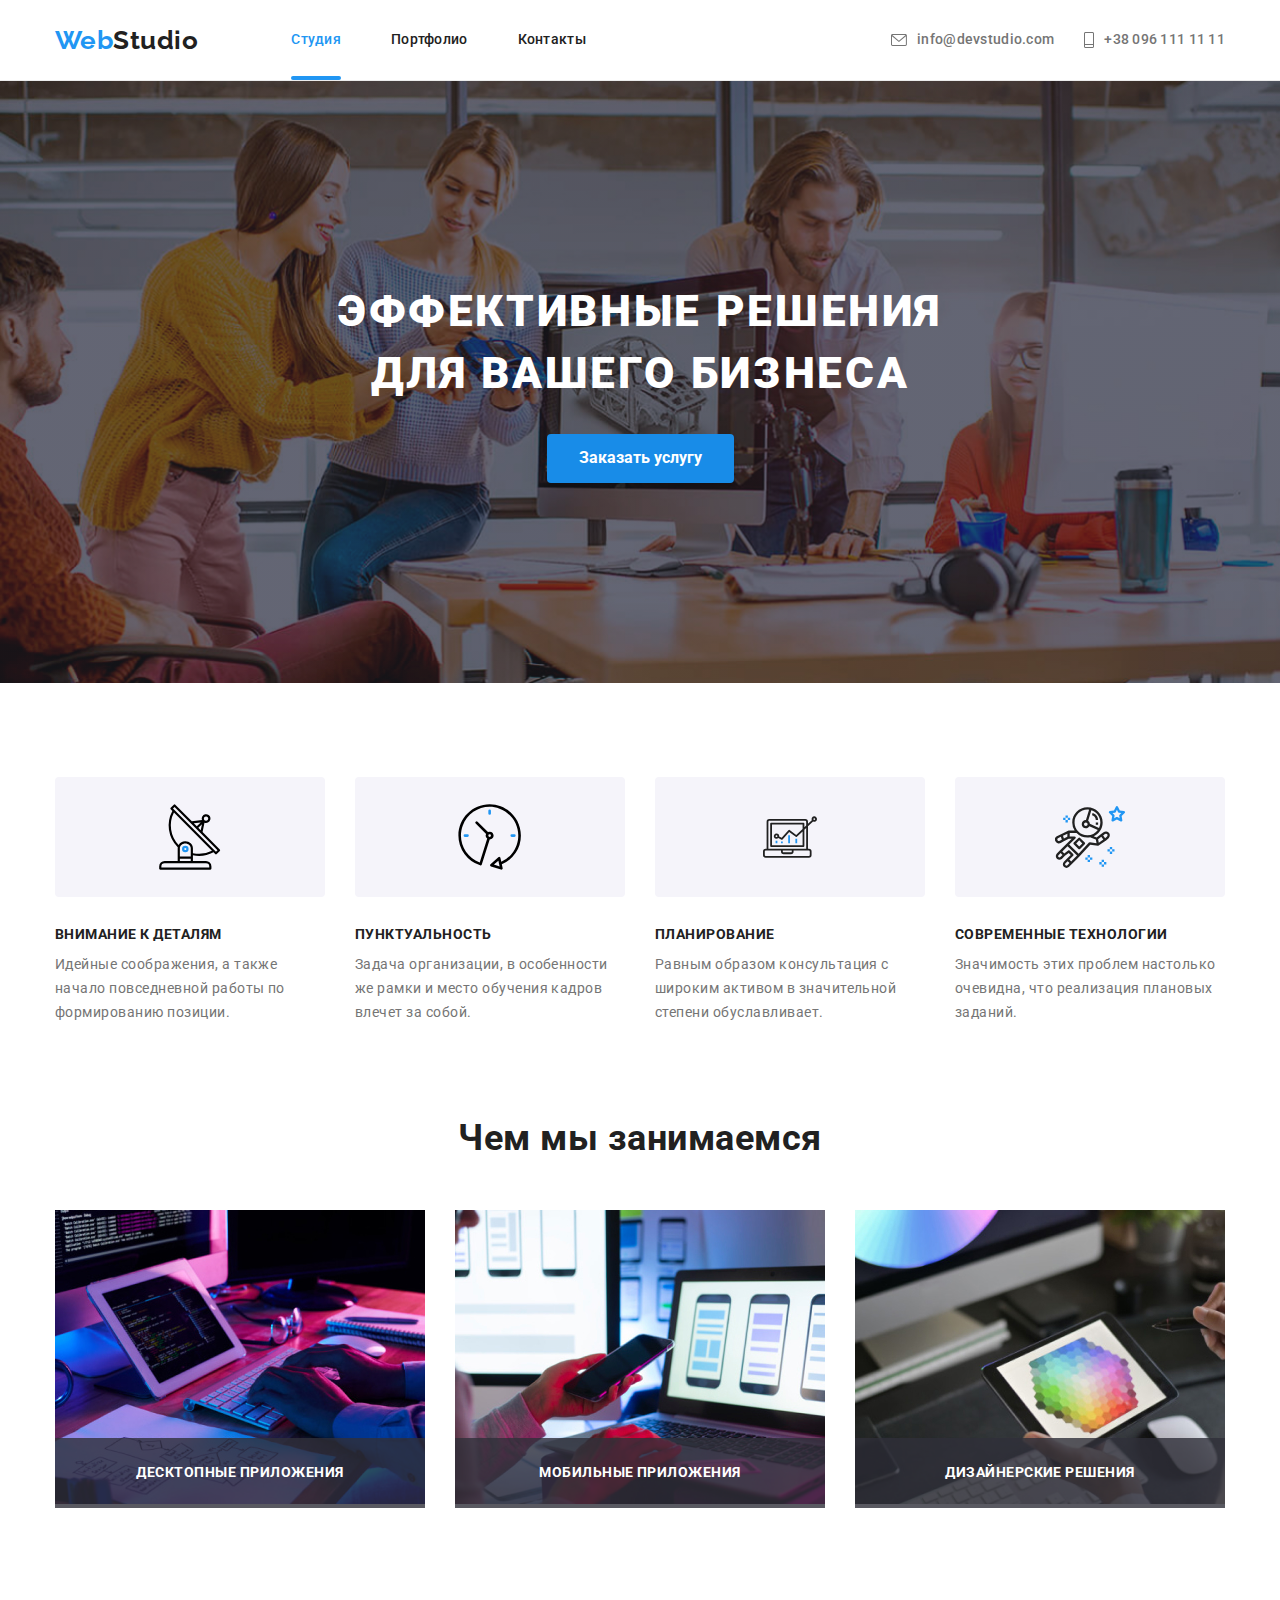
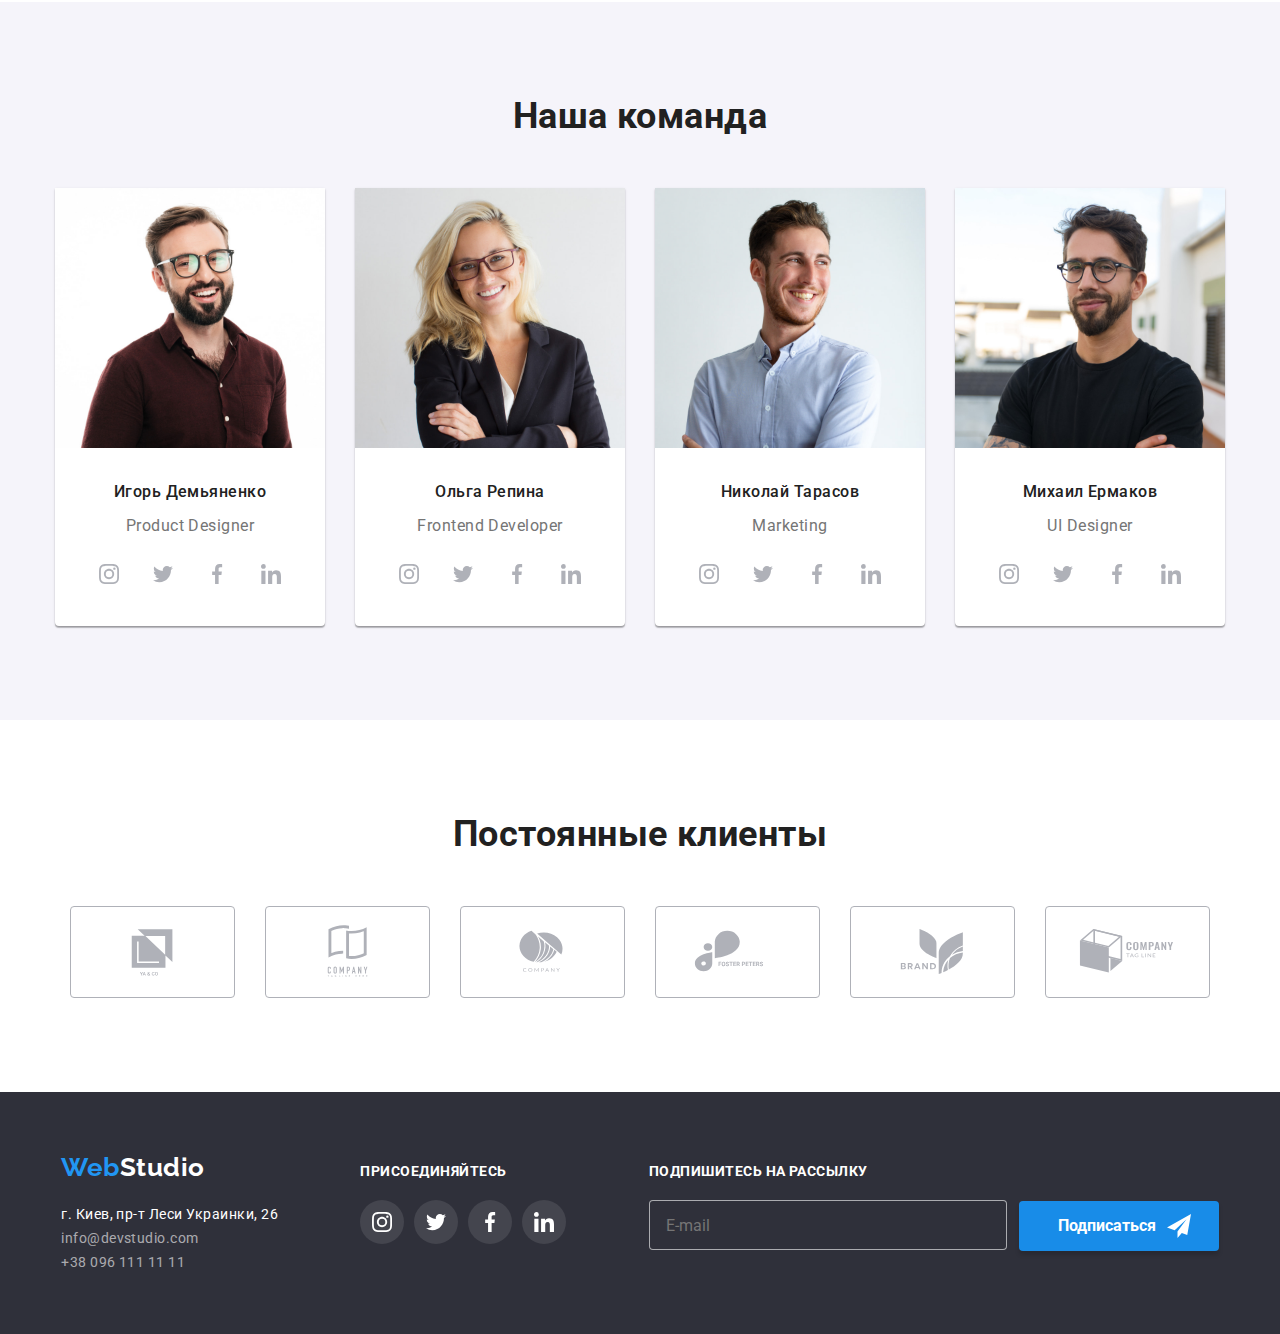
<file: index.html>
<!DOCTYPE html>
<html lang="ru">
  <head>
    <meta charset="UTF-8" />
    <meta http-equiv="X-UA-Compatible" content="IE=edge" />
    <meta name="viewport" content="width=device-width, initial-scale=1.0" />
    <title>WebStudio</title>
    <link rel="preconnect" href="https://fonts.googleapis.com" />
    <link rel="preconnect" href="https://fonts.gstatic.com" crossorigin />
    <link
      href="https://fonts.googleapis.com/css2?family=Montserrat&family=Raleway:wght@700&family=Roboto:wght@400;500;700;900&display=swap"
      rel="stylesheet"
    />
    <link
      rel="stylesheet"
      href="https://cdnjs.cloudflare.com/ajax/libs/modern-normalize/1.1.0/modern-normalize.min.css"
    />
    <link rel="stylesheet" href="./css/main.min.css" />
  </head>

  <body>
    <!--Header-->
    <header class="header">
      <div class="container header--container">
        <!--Navigation-->
        <nav class="site-nav">
          <a href="./index.html" class="logo header--logo"
            >Web<span class="logo--text">Studio</span></a
          >
          <ul class="site-nav--list list">
            <li class="site-nav--item">
              <a href="./index.html" class="site-nav--link link current"
                >Студия</a
              >
            </li>
            <li class="site-nav--item">
              <a href="./portfolio.html" class="site-nav--link link"
                >Портфолио</a
              >
            </li>
            <li class="site-nav--item">
              <a href="" class="site-nav--link link">Контакты</a>
            </li>
          </ul>
        </nav>
        <!--Contacts-->
        <ul class="contacts list">
          <li class="contacts--item contacts--item__mail">
            <a href="mailto:info@devstudio.com" class="contacts--link link">
              <svg class="contacts--icon" width="16px" height="12px">
                <use href="./images/symbol-defs.svg#icon-mail"></use></svg
              >info@devstudio.com</a
            >
          </li>
          <li class="contacts--item">
            <a href="tel:+380961111111" class="contacts--link link">
              <svg class="contacts--icon" width="10px" height="16px">
                <use href="./images/symbol-defs.svg#icon-phone"></use></svg
              >+38 096 111 11 11</a
            >
          </li>
        </ul>
        <!-- Button mobile menu  -->
        <button
          class="menu-toggle js-open-menu"
          aria-expanded="false"
          aria-controls="mobile-menu"
          aria-label="Переключатель мобильного меню"
        >
          <svg class="mobile-toggle__icon" width="40" height="40">
            <use
              class="mobile-toggle__icon-menu"
              href="./images/symbol-defs.svg#icon-menu_24px"
            ></use>
          </svg>
        </button>
        <!-- Mobile menu  -->
        <div class="menu-container js-menu-container" id="mobile-menu">
          <button class="menu-toggle js-close-menu">
            <svg class="mobile-toggle__icon" width="40" height="40">
              <use
                class="mobile-toggle__icon-close"
                href="./images/symbol-defs.svg#icon-close_24px"
              ></use>
            </svg>
          </button>
          <div class="mobile-menu">
            <ul class="mobile-nav list">
              <li class="mobile-nav__item">
                <a href="./index.html" class="mobile-nav__link mobile-nav__link--active link">Студия</a>
              </li>
              <li class="mobile-nav__item">
                <a href="./portfolio.html" class="mobile-nav__link link">Портфолио</a>
              </li>
              <li class="mobile-nav__item"><a href="" class="mobile-nav__link link">Контакты</a></li>
            </ul>
            <ul class="mobile-contacts list">
              <li class="mobile-contacts__item">
                <a class="mobile-contacts__link link" href="tel:+380961111111">+38 096 111 11 11</a>
              </li>
              <li class="mobile-contacts__item">
                <a class="mobile-contacts__link link" href="mailto:info@devstudio.com"
                  >info@devstudio.com</a
                >
              </li>
            </ul>
            <ul class="mobile-social list">
              <li class="mobile-social__item">
                <a href="" class="mobile-social__link">Instagram</a>
              </li>

              <li class="mobile-social__item">
                <a href="" class="mobile-social__link">Twitter</a>
              </li>

              <li class="mobile-social__item">
                <a href="" class="mobile-social__link">Facebook</a>
              </li>
              <li class="mobile-social__item">
                <a href="" class="mobile-social__link">Linkedin</a>
              </li>
            </ul>
          </div>
        </div>
      </div>
    </header>
    <main>
      <!--Hero-->
      <section class="hero hero-overlay">
        <div class="container">
          <h1 class="hero--title">Эффективные решения для вашего бизнеса</h1>
          <button data-modal-open type="button" class="hero--button button">
            Заказать услугу
          </button>
        </div>
      </section>
      <!--hide our advantages-->
      <section class="section">
        <div class="container">
          <h2 class="hiden">Our dvantages</h2>
          <ul class="list advantages">
            <li class="advantages--item">
              <div class="thumb">
                <svg class="advantages--icon" width="65.32px" height="70px">
                  <use href="images/symbol-defs.svg#icon-antenna"></use>
                </svg>
              </div>
              <h3 class="advantages--title">Внимание к деталям</h3>
              <p class="advantages--description">
                Идейные соображения, а также начало повседневной работы по
                формированию позиции.
              </p>
            </li>
            <li class="advantages--item">
              <div class="thumb">
                <svg class="advantages--icon" width="65.32px" height="70px">
                  <use href="images/symbol-defs.svg#icon-clock"></use>
                </svg>
              </div>
              <h3 class="advantages--title">Пунктуальность</h3>
              <p class="advantages--description">
                Задача организации, в особенности же рамки и место обучения
                кадров влечет за собой.
              </p>
            </li>
            <li class="advantages--item item-diagram">
              <div class="thumb">
                <svg class="advantages--icon" width="70px" height="54px">
                  <use href="images/symbol-defs.svg#icon-diagram"></use>
                </svg>
              </div>
              <h3 class="advantages--title">Планирование</h3>
              <p class="advantages--description">
                Равным образом консультация с широким активом в значительной
                степени обуславливает.
              </p>
            </li>
            <li class="advantages--item">
              <div class="thumb">
                <svg class="advantages--icon" width="70px" height="70px">
                  <use href="images/symbol-defs.svg#icon-astronaut"></use>
                </svg>
              </div>
              <h3 class="advantages--title">Современные технологии</h3>
              <p class="advantages--description">
                Значимость этих проблем настолько очевидна, что реализация
                плановых заданий.
              </p>
            </li>
          </ul>
        </div>
      </section>
      <!--What we doing-->
      <section class="section services">
        <div class="container">
          <h2 class="section--title">Чем мы занимаемся</h2>
          <ul class="list services-list">
            <li class="services-list--item">
              <img
                src="./images/img-min.jpg"
                alt="разработка"
                width="370"
                height="294"
              />
              <div class="services-image--label">Десктопные приложения</div>
            </li>
            <li class="services-list--item">
              <img
                src="./images/img-2-min.jpg"
                alt="стилизация"
                width="370"
                height="294"
              />
              <div class="services-image--label">Мобильные приложения</div>
            </li>
            <li class="services-list--item">
              <img
                src="./images/img-3-min.jpg"
                alt="дизайн"
                width="370"
                height="294"
              />
              <div class="services-image--label">Дизайнерские решения</div>
            </li>
          </ul>
        </div>
      </section>
      <!--Our team-->
      <section class="section our-team-section">
        <div class="container">
          <h2 class="section--title">Наша команда</h2>
          <ul class="list team">
            <li class="card">
              <img
                src="./images/img-4-min.jpg"
                alt="фото Игоря"
                width="270"
                height="260"
              />
              <div class="card--description">
                <h3 class="card--title">Игорь Демьяненко</h3>
                <p class="card--text">Product Designer</p>
                <ul class="social-media list">
                  <li class="social-media--item">
                    <a href="" class="link social-media--link">
                      <svg class="social-media--icon">
                        <use
                          href="./images/symbol-defs.svg#icon-instagram"
                        ></use>
                      </svg>
                    </a>
                  </li>
                  <li class="social-media--item">
                    <a href="" class="link social-media--link"
                      ><svg class="social-media--icon">
                        <use href="./images/symbol-defs.svg#icon-twitter"></use>
                      </svg>
                    </a>
                  </li>
                  <li class="social-media--item">
                    <a href="" class="link social-media--link"
                      ><svg class="social-media--icon">
                        <use
                          href="./images/symbol-defs.svg#icon-facebook"
                        ></use>
                      </svg>
                    </a>
                  </li>
                  <li class="social-media--item">
                    <a href="" class="link social-media--link"
                      ><svg class="social-media--icon">
                        <use
                          href="./images/symbol-defs.svg#icon-linkedin"
                        ></use>
                      </svg>
                    </a>
                  </li>
                </ul>
              </div>
            </li>
            <li class="card">
              <img
                src="./images/img-5-min.jpg"
                alt="фото Ольги"
                width="270"
                height="260"
              />
              <div class="card--description">
                <h3 class="card--title">Ольга Репина</h3>
                <p class="card--text">Frontend Developer</p>
                <ul class="social-media list">
                  <li class="social-media--item">
                    <a href="" class="link social-media--link">
                      <svg class="social-media--icon">
                        <use
                          href="./images/symbol-defs.svg#icon-instagram"
                        ></use>
                      </svg>
                    </a>
                  </li>
                  <li class="social-media--item">
                    <a href="" class="link social-media--link"
                      ><svg class="social-media--icon">
                        <use href="./images/symbol-defs.svg#icon-twitter"></use>
                      </svg>
                    </a>
                  </li>
                  <li class="social-media--item">
                    <a href="" class="link social-media--link"
                      ><svg class="social-media--icon">
                        <use
                          href="./images/symbol-defs.svg#icon-facebook"
                        ></use>
                      </svg>
                    </a>
                  </li>
                  <li class="social-media--item">
                    <a href="" class="link social-media--link"
                      ><svg class="social-media--icon">
                        <use
                          href="./images/symbol-defs.svg#icon-linkedin"
                        ></use>
                      </svg>
                    </a>
                  </li>
                </ul>
              </div>
            </li>
            <li class="card">
              <img
                src="./images/img-6-min.jpg"
                alt="фото Николая"
                width="270"
                height="260"
              />
              <div class="card--description">
                <h3 class="card--title">Николай Тарасов</h3>
                <p class="card--text">Marketing</p>
                <ul class="social-media list">
                  <li class="social-media--item">
                    <a href="" class="link social-media--link">
                      <svg class="social-media--icon">
                        <use
                          href="./images/symbol-defs.svg#icon-instagram"
                        ></use>
                      </svg>
                    </a>
                  </li>
                  <li class="social-media--item">
                    <a href="" class="link social-media--link"
                      ><svg class="social-media--icon">
                        <use href="./images/symbol-defs.svg#icon-twitter"></use>
                      </svg>
                    </a>
                  </li>
                  <li class="social-media--item">
                    <a href="" class="link social-media--link"
                      ><svg class="social-media--icon">
                        <use
                          href="./images/symbol-defs.svg#icon-facebook"
                        ></use>
                      </svg>
                    </a>
                  </li>
                  <li class="social-media--item">
                    <a href="" class="link social-media--link"
                      ><svg class="social-media--icon">
                        <use
                          href="./images/symbol-defs.svg#icon-linkedin"
                        ></use>
                      </svg>
                    </a>
                  </li>
                </ul>
              </div>
            </li>
            <li class="card">
              <img
                src="./images/img-7-min.jpg"
                alt="фото Михаила"
                width="270"
                height="260"
              />
              <div class="card--description">
                <h3 class="card--title">Михаил Ермаков</h3>
                <p class="card--text">UI Designer</p>
                <ul class="social-media list">
                  <li class="social-media--item">
                    <a href="" class="link social-media--link">
                      <svg class="social-media--icon">
                        <use
                          href="./images/symbol-defs.svg#icon-instagram"
                        ></use>
                      </svg>
                    </a>
                  </li>
                  <li class="social-media--item">
                    <a href="" class="link social-media--link"
                      ><svg class="social-media--icon">
                        <use href="./images/symbol-defs.svg#icon-twitter"></use>
                      </svg>
                    </a>
                  </li>
                  <li class="social-media--item">
                    <a href="" class="link social-media--link"
                      ><svg class="social-media--icon">
                        <use
                          href="./images/symbol-defs.svg#icon-facebook"
                        ></use>
                      </svg>
                    </a>
                  </li>
                  <li class="social-media--item">
                    <a href="" class="link social-media--link"
                      ><svg class="social-media--icon">
                        <use
                          href="./images/symbol-defs.svg#icon-linkedin"
                        ></use>
                      </svg>
                    </a>
                  </li>
                </ul>
              </div>
            </li>
          </ul>
        </div>
      </section>
      <!--Clients-->
      <section class="section">
        <div class="container">
          <h2 class="section--title">Постоянные клиенты</h2>
          <ul class="clients list">
            <li class="clients--item">
              <a href="" class="clients--link link">
                <svg class="clients--icon">
                  <use href="./images/symbol-defs.svg#icon-Client-1"></use>
                </svg>
              </a>
            </li>
            <li class="clients--item">
              <a href="" class="clients--link link">
                <svg class="clients--icon">
                  <use href="./images/symbol-defs.svg#icon-Client-2"></use>
                </svg>
              </a>
            </li>
            <li class="clients--item">
              <a href="" class="clients--link link"
                ><svg class="clients--icon">
                  <use href="./images/symbol-defs.svg#icon-Client-3"></use>
                </svg>
              </a>
            </li>
            <li class="clients--item">
              <a href="" class="clients--link link"
                ><svg class="clients--icon">
                  <use href="./images/symbol-defs.svg#icon-Client-4"></use></svg
              ></a>
            </li>
            <li class="clients--item">
              <a href="" class="clients--link link"
                ><svg class="clients--icon">
                  <use href="./images/symbol-defs.svg#icon-Client-5"></use></svg
              ></a>
            </li>
            <li class="clients--item">
              <a href="" class="clients--link link"
                ><svg class="clients--icon">
                  <use href="./images/symbol-defs.svg#icon-Client-6"></use></svg
              ></a>
            </li>
          </ul>
        </div>
      </section>
    </main>
    <footer class="footer">
      <div class="container footer--container">
        <div class="footer--block">
          <a href="./index.html" class="logo"
            >Web<span class="logo--text">Studio</span></a
          >
          <address class="address">
            <ul class="list">
              <li>
                <a
                  href="https://www.google.com/maps/place/бул.+Леси+Украинки,+26,+Киев,+02000/@50.4265807,30.5361971,17z/data=!3m1!4b1!4m5!3m4!1s0x40d4cf0e033ecbe9:0x57a4dffefec77da0!8m2!3d50.4265807!4d30.5383858"
                  class="map-link link"
                >
                  г. Киев, пр-т Леси Украинки, 26
                </a>
              </li>
              <li>
                <a
                  href="mailto:info@devstudio.com"
                  class="footer--contacts link"
                  >info@devstudio.com</a
                >
              </li>
              <li>
                <a href="tel:+380961111111" class="footer--contacts link"
                  >+38 096 111 11 11</a
                >
              </li>
            </ul>
          </address>
        </div>
        <div class="footer--block">
          <h3><span class="footer--title">присоединяйтесь</span></h3>
          <ul class="social-media list">
            <li class="social-media--item">
              <a href="" class="social-media--link link">
                <svg class="social-media--icon">
                  <use href="./images/symbol-defs.svg#icon-instagram"></use>
                </svg>
              </a>
            </li>
            <li class="social-media--item">
              <a href="" class="social-media--link link"
                ><svg class="social-media--icon">
                  <use href="./images/symbol-defs.svg#icon-twitter"></use>
                </svg>
              </a>
            </li>
            <li class="social-media--item">
              <a href="" class="social-media--link link"
                ><svg class="social-media--icon">
                  <use href="./images/symbol-defs.svg#icon-facebook"></use>
                </svg>
              </a>
            </li>
            <li class="social-media--item">
              <a href="" class="social-media--link link"
                ><svg class="social-media--icon">
                  <use href="./images/symbol-defs.svg#icon-linkedin"></use>
                </svg>
              </a>
            </li>
          </ul>
        </div>
      <div class="footer--block">
        <h3 class="footer--title">подпишитесь на рассылку</h3>
        <form class="footer--form">
          <input type="email" name="mail" placeholder="E-mail" />
          <button class="footer--submit-btn button" type="submit">
            Подписаться
            <svg class="submit-btn--icon" width="24px" height="24px">
              <use href="images/symbol-defs.svg#icon-send"></use>
            </svg>
          </button>
        </form>
        </div>
      </div>
    </footer>
    <div class="backdrop is-hidden" data-modal>
      <div class="modal">
        <form class="form">
          <p class="form--header">Оставьте свои данные, мы вам перезвоним</p>
          <label class="form--label" for="name">Имя</label>
          <div class="input-box">
            <span
              ><svg class="form--icon" width="12px" height="12px">
                <use href="images/symbol-defs.svg#icon-human-form"></use></svg
            ></span>
            <input class="form--input" type="text" name="name" id="name" />
          </div>
          <label class="form--label" for="tel">Телефон</label>
          <div class="input-box">
            <span
              ><svg class="form--icon" width="13px" height="13px">
                <use href="images/symbol-defs.svg#icon-phone-form"></use></svg
            ></span>
            <input
              type="tel"
              class="form--input"
              name="tel"
              id="tel"
              autofocus
            />
          </div>
          <label class="form--label" for="mail">Почта</label>
          <div class="input-box">
            <span
              ><svg class="form--icon" width="15px" height="12px">
                <use href="images/symbol-defs.svg#icon-mail-form"></use></svg
            ></span>
            <input class="form--input" type="email" name="mail" id="mail" />
          </div>
          <label class="form--label" for="comment">Комментарий</label>
          <textarea
            class="textarea"
            name="comment"
            id="comment"
            rows="5"
            placeholder="Введите текст"
          ></textarea>
          <label class="checkbox--label">
            <input
              class="checkbox hiden"
              type="checkbox"
              name="policy"
              required
            />
            <span class="checkbox--icon"></span>
            <span class="checkbox--text">Соглашаюсь с рассылкой и принимаю<a href="" class="policy-link"
              >Условия договора</a
            ></span></label
          >
          <button class="submit-btn button" type="submit">Отправить</button>
        </form>
        <button class="close-btn" data-modal-close>
          <svg class="close-icon" width="11px" height="11px">
            <use href="images/symbol-defs.svg#icon-close"></use>
          </svg>
        </button>
      </div>
    </div>
    
    <script src="./js/mobile-menu.js"></script>
    <script src="./js/modal.js"></script>
  </body>
</html>
</file>
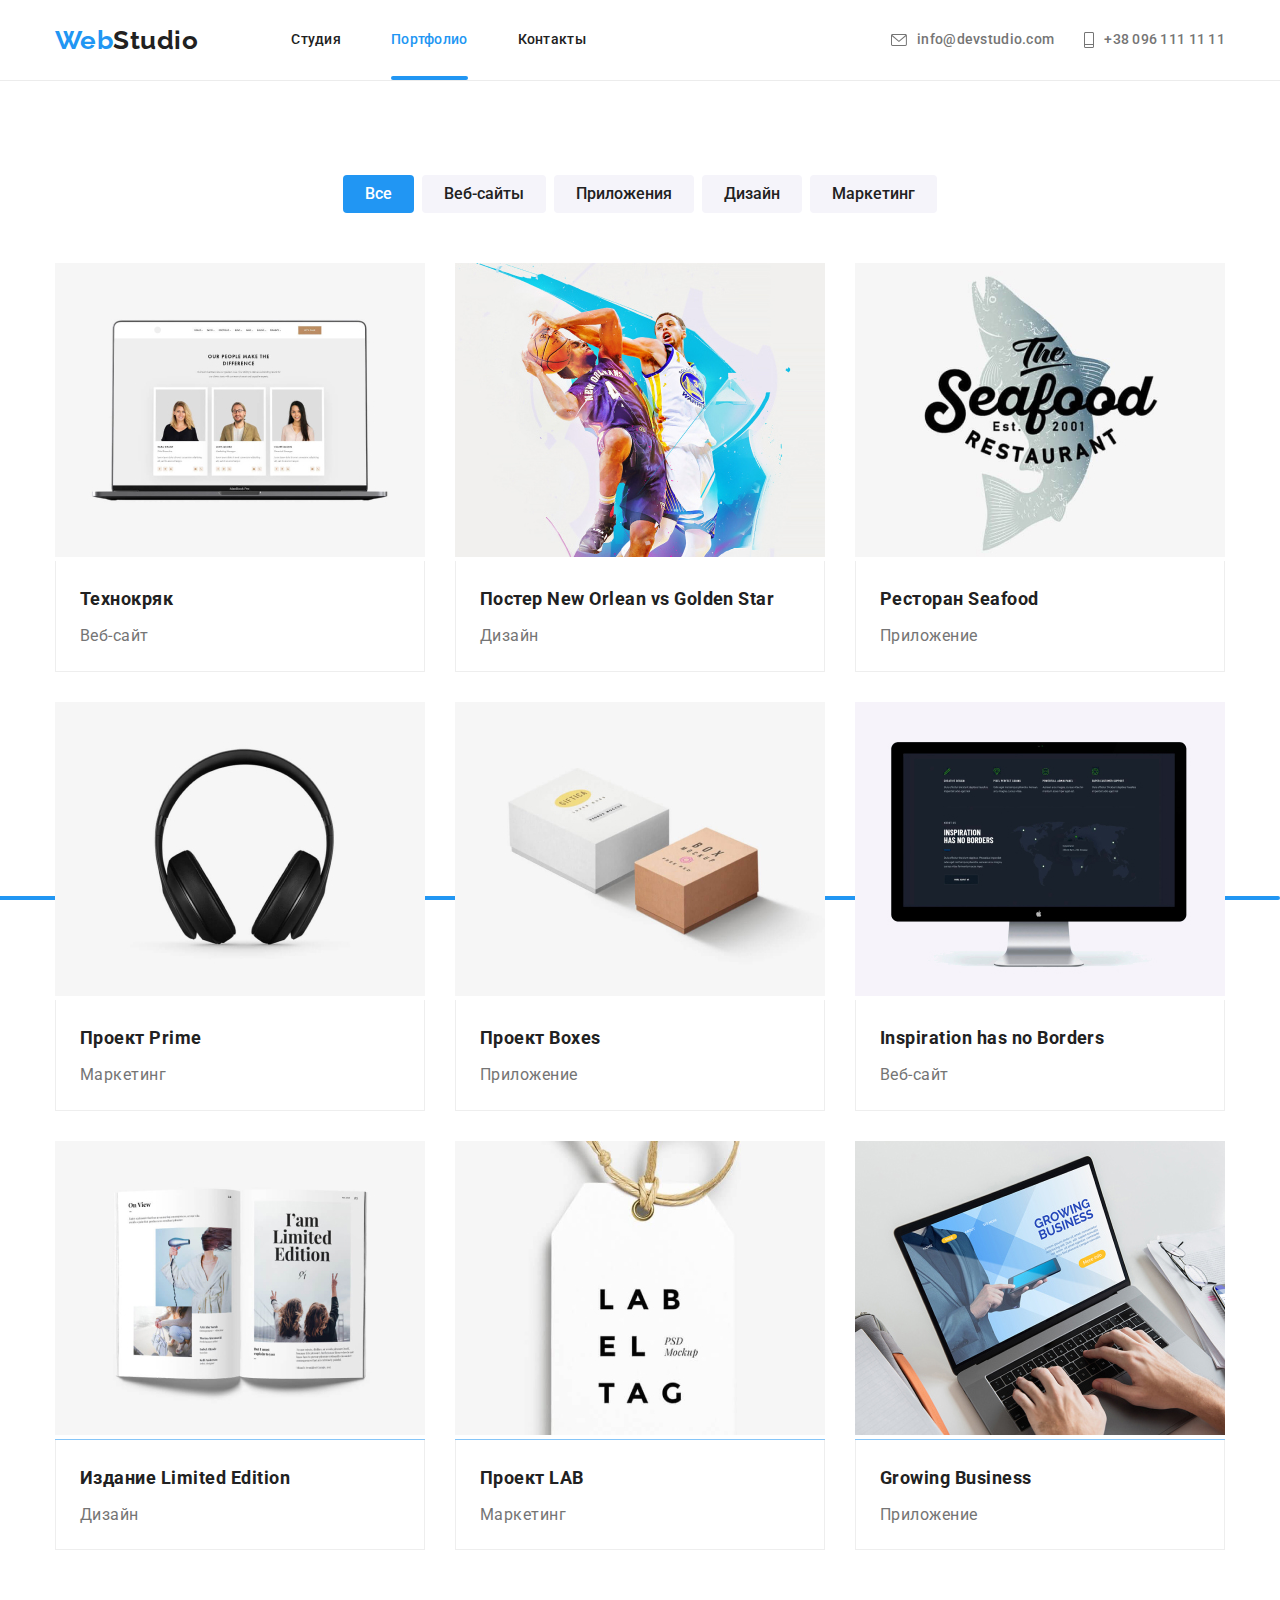
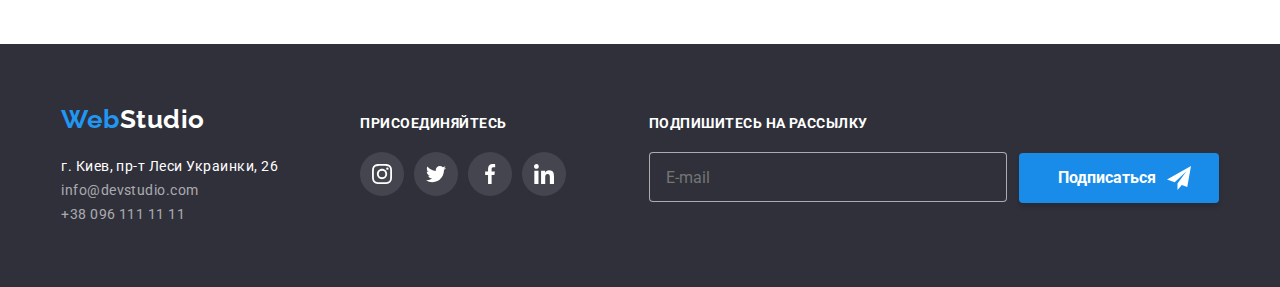
<file: portfolio.html>
<!DOCTYPE html>
<html lang="ru">
  <head>
    <meta charset="UTF-8" />
    <meta http-equiv="X-UA-Compatible" content="IE=edge" />
    <meta name="viewport" content="width=device-width, initial-scale=1.0" />
    <title>Portfolio</title>
    <link rel="preconnect" href="https://fonts.googleapis.com" />
    <link rel="preconnect" href="https://fonts.gstatic.com" crossorigin />
    <link
      href="https://fonts.googleapis.com/css2?family=Montserrat&family=Raleway:wght@700&family=Roboto:wght@400;500;700;900&display=swap"
      rel="stylesheet"
    />
    <link
      rel="stylesheet"
      href="https://cdnjs.cloudflare.com/ajax/libs/modern-normalize/1.1.0/modern-normalize.min.css"
    />
    <link rel="stylesheet" href="./css/main.min.css" />
  </head>

  <body>
    <!--Header-->
    <header class="header">
      <div class="container header--container">
        <!--Portfolio-Navigation-->
        <nav class="site-nav">
          <a href="./index.html" class="logo header--logo"
            >Web<span class="logo--text">Studio</span></a
          >
          <ul class="site-nav--list list">
            <li class="site-nav--item">
              <a href="./index.html" class="site-nav--link link">Студия</a>
            </li>
            <li class="site-nav--item">
              <a href="./portfolio.html" class="site-nav--link link current"
                >Портфолио</a
              >
            </li>
            <li class="site-nav--item">
              <a href="" class="site-nav--link link">Контакты</a>
            </li>
          </ul>
        </nav>
        <!--Contacts-->
        <ul class="contacts list">
          <li class="contacts--item contacts--item__mail">
            <a href="mailto:info@devstudio.com" class="contacts--link link">
              <svg class="contacts--icon" width="16px" height="12px">
                <use href="./images/symbol-defs.svg#icon-mail"></use></svg
              >info@devstudio.com</a
            >
          </li>
          <li class="contacts--item">
            <a href="tel:+380961111111" class="contacts--link link">
              <svg class="contacts--icon" width="10px" height="16px">
                <use href="./images/symbol-defs.svg#icon-phone"></use></svg
              >+38 096 111 11 11</a
            >
          </li>
        </ul>
        <!-- Button mobile menu  -->
        <button
          class="menu-toggle js-open-menu"
          aria-expanded="false"
          aria-controls="mobile-menu"
          aria-label="Переключатель мобильного меню"
        >
          <svg class="mobile-toggle__icon" width="40" height="40">
            <use
              class="mobile-toggle__icon-menu"
              href="./images/symbol-defs.svg#icon-menu_24px"
            ></use>
          </svg>
        </button>
        <!-- Mobile menu  -->
        <div class="menu-container js-menu-container" id="mobile-menu">
          <button class="menu-toggle js-close-menu">
            <svg class="mobile-toggle__icon" width="40" height="40">
              <use
                class="mobile-toggle__icon-close"
                href="./images/symbol-defs.svg#icon-close_24px"
              ></use>
            </svg>
          </button>
          <div class="mobile-menu">
            <ul class="mobile-nav list">
              <li class="mobile-nav__item">
                <a href="./index.html" class="mobile-nav__link link">Студия</a>
              </li>
              <li class="mobile-nav__item">
                <a
                  href="./portfolio.html"
                  class="mobile-nav__link mobile-nav__link--active link"
                  >Портфолио</a
                >
              </li>
              <li class="mobile-nav__item">
                <a href="" class="mobile-nav__link link">Контакты</a>
              </li>
            </ul>
            <ul class="mobile-contacts list">
              <li class="mobile-contacts__item">
                <a class="mobile-contacts__link link" href="tel:+380961111111"
                  >+38 096 111 11 11</a
                >
              </li>
              <li class="mobile-contacts__item">
                <a
                  class="mobile-contacts__link link"
                  href="mailto:info@devstudio.com"
                  >info@devstudio.com</a
                >
              </li>
            </ul>
            <ul class="mobile-social list">
              <li class="mobile-social__item">
                <a href="" class="mobile-social__link">Instagram</a>
              </li>

              <li class="mobile-social__item">
                <a href="" class="mobile-social__link">Twitter</a>
              </li>

              <li class="mobile-social__item">
                <a href="" class="mobile-social__link">Facebook</a>
              </li>
              <li class="mobile-social__item">
                <a href="" class="mobile-social__link">Linkedin</a>
              </li>
            </ul>
          </div>
        </div>
      </div>
    </header>
    <main>
      <section class="section">
        <div class="container">
          <!--hide portfolio-->
          <h1 class="hiden">Portfolio</h1>
          <!--page navigation-->
          <ul class="projects--filter list current">
            <li class="filter--item">
              <button type="button" class="filter-btn current button">
                Все
              </button>
            </li>
            <li class="filter--item">
              <button type="button" class="filter-btn button">Веб-сайты</button>
            </li>
            <li class="filter--item">
              <button type="button" class="filter-btn button">
                Приложения
              </button>
            </li>
            <li class="filter--item">
              <button type="button" class="filter-btn button">Дизайн</button>
            </li>
            <li class="filter--item">
              <button type="button" class="filter-btn button">Маркетинг</button>
            </li>
          </ul>
          <ul class="projects list">
            <li class="set-item">
              <a href="" class="set-link link">
                <div class="overflow-box">
                  <img
                    src="./images/img-8.jpg"
                    alt="ноутбуки"
                    width="370"
                    height="294"
                  />
                  <div class="overlay">
                    <p>
                      Ресурс предлагает комплексные предложения с разным уровнем
                      функционала и сервисов. Все это позволит посетителю
                      получить исчерпывающие сведения о компании или частном
                      лице.
                    </p>
                  </div>
                </div>
                <div class="card-border">
                  <h2 class="project-title">Технокряк</h2>
                  <p class="card-filter">Веб-сайт</p>
                </div></a
              >
            </li>
            <li class="set-item">
              <a href="" class="set-link link">
                <div class="overflow-box">
                  <img
                    src="./images/img-9-min.jpg"
                    alt="баскетболисты"
                    width="370"
                    height="294"
                  />
                  <div class="overlay">
                    <p>
                      Ресурс предлагает комплексные предложения с разным уровнем
                      функционала и сервисов. Все это позволит посетителю
                      получить исчерпывающие сведения о компании или частном
                      лице.
                    </p>
                  </div>
                </div>
                <div class="card-border">
                  <h2 class="project-title">
                    Постер New Orlean vs Golden Star
                  </h2>
                  <p class="card-filter">Дизайн</p>
                </div>
              </a>
            </li>
            <li class="set-item">
              <a href="" class="set-link link">
                <div class="overflow-box">
                  <img
                    src="./images/img-10.jpg"
                    alt="логотип ресторана"
                    width="370"
                    height="294"
                  />
                  <div class="overlay">
                    <p>
                      Ресурс предлагает комплексные предложения с разным уровнем
                      функционала и сервисов. Все это позволит посетителю
                      получить исчерпывающие сведения о компании или частном
                      лице.
                    </p>
                  </div>
                </div>
                <div class="card-border">
                  <h2 class="project-title">Ресторан Seafood</h2>
                  <p class="card-filter">Приложение</p>
                </div></a
              >
            </li>
            <li class="set-item">
              <a href="" class="set-link link">
                <div class="overflow-box">
                  <img
                    src="./images/img-11.jpg"
                    alt="наушники"
                    width="370"
                    height="294"
                  />
                  <div class="overlay">
                    <p>
                      Ресурс предлагает комплексные предложения с разным уровнем
                      функционала и сервисов. Все это позволит посетителю
                      получить исчерпывающие сведения о компании или частном
                      лице.
                    </p>
                  </div>
                </div>
                <div class="card-border">
                  <h2 class="project-title">Проект Prime</h2>
                  <p class="card-filter">Маркетинг</p>
                </div>
              </a>
            </li>
            <li class="set-item">
              <a href="" class="set-link link">
                <div class="overflow-box">
                  <img
                    src="./images/img-12.jpg"
                    alt="коробки"
                    width="370"
                    height="294"
                  />
                  <div class="overlay">
                    <p>
                      Ресурс предлагает комплексные предложения с разным уровнем
                      функционала и сервисов. Все это позволит посетителю
                      получить исчерпывающие сведения о компании или частном
                      лице.
                    </p>
                  </div>
                </div>
                <div class="card-border">
                  <h2 class="project-title">Проект Boxes</h2>
                  <p class="card-filter">Приложение</p>
                </div>
              </a>
            </li>
            <li class="set-item">
              <a href="" class="set-link link">
                <div class="overflow-box">
                  <img
                    src="./images/img-13.jpg"
                    alt="монитор"
                    width="370"
                    height="294"
                  />
                  <div class="overlay">
                    <p>
                      Ресурс предлагает комплексные предложения с разным уровнем
                      функционала и сервисов. Все это позволит посетителю
                      получить исчерпывающие сведения о компании или частном
                      лице.
                    </p>
                  </div>
                </div>
                <div class="card-border">
                  <h2 class="project-title">Inspiration has no Borders</h2>
                  <p class="card-filter">Веб-сайт</p>
                </div>
              </a>
            </li>
            <li class="set-item">
              <a href="" class="set-link link">
                <div class="overflow-box">
                  <img
                    src="./images/img-14.jpg"
                    alt="журнал"
                    width="370"
                    height="294"
                  />
                  <div class="overlay">
                    <p>
                      Ресурс предлагает комплексные предложения с разным уровнем
                      функционала и сервисов. Все это позволит посетителю
                      получить исчерпывающие сведения о компании или частном
                      лице.
                    </p>
                  </div>
                </div>
                <div class="card-border">
                  <h2 class="project-title">Издание Limited Edition</h2>
                  <p class="card-filter">Дизайн</p>
                </div>
              </a>
            </li>
            <li class="set-item">
              <a href="" class="set-link link">
                <div class="overflow-box">
                  <img
                    src="./images/img-15.jpg"
                    alt="бирка"
                    width="370"
                    height="294"
                  />
                  <div class="overlay">
                    <p>
                      Ресурс предлагает комплексные предложения с разным уровнем
                      функционала и сервисов. Все это позволит посетителю
                      получить исчерпывающие сведения о компании или частном
                      лице.
                    </p>
                  </div>
                </div>
                <div class="card-border">
                  <h2 class="project-title">Проект LAB</h2>
                  <p class="card-filter">Маркетинг</p>
                </div>
              </a>
            </li>
            <li class="set-item">
              <a href="" class="set-link link">
                <div class="overflow-box">
                  <img
                    src="./images/img-16-2-min.jpg"
                    alt="Макбук"
                    width="370"
                    height="294"
                  />
                  <div class="overlay">
                    <p>
                      Ресурс предлагает комплексные предложения с разным уровнем
                      функционала и сервисов. Все это позволит посетителю
                      получить исчерпывающие сведения о компании или частном
                      лице.
                    </p>
                  </div>
                </div>
                <div class="card-border">
                  <h2 class="project-title">Growing Business</h2>
                  <p class="card-filter">Приложение</p>
                </div>
              </a>
            </li>
          </ul>
        </div>
      </section>
    </main>
    <footer class="footer">
      <div class="container footer--container">
        <div class="footer--block">
          <a href="./index.html" class="logo"
            >Web<span class="logo--text">Studio</span></a
          >
          <address class="address">
            <ul class="list">
              <li>
                <a
                  href="https://www.google.com/maps/place/бул.+Леси+Украинки,+26,+Киев,+02000/@50.4265807,30.5361971,17z/data=!3m1!4b1!4m5!3m4!1s0x40d4cf0e033ecbe9:0x57a4dffefec77da0!8m2!3d50.4265807!4d30.5383858"
                  class="map-link link"
                >
                  г. Киев, пр-т Леси Украинки, 26
                </a>
              </li>
              <li>
                <a
                  href="mailto:info@devstudio.com"
                  class="footer--contacts link"
                  >info@devstudio.com</a
                >
              </li>
              <li>
                <a href="tel:+380961111111" class="footer--contacts link"
                  >+38 096 111 11 11</a
                >
              </li>
            </ul>
          </address>
        </div>
        <div class="footer--block">
          <h3><span class="footer--title">присоединяйтесь</span></h3>
          <ul class="social-media list">
            <li class="social-media--item">
              <a href="" class="social-media--link link">
                <svg class="social-media--icon">
                  <use href="./images/symbol-defs.svg#icon-instagram"></use>
                </svg>
              </a>
            </li>
            <li class="social-media--item">
              <a href="" class="social-media--link link"
                ><svg class="social-media--icon">
                  <use href="./images/symbol-defs.svg#icon-twitter"></use>
                </svg>
              </a>
            </li>
            <li class="social-media--item">
              <a href="" class="social-media--link link"
                ><svg class="social-media--icon">
                  <use href="./images/symbol-defs.svg#icon-facebook"></use>
                </svg>
              </a>
            </li>
            <li class="social-media--item">
              <a href="" class="social-media--link link"
                ><svg class="social-media--icon">
                  <use href="./images/symbol-defs.svg#icon-linkedin"></use>
                </svg>
              </a>
            </li>
          </ul>
        </div>
        <div class="footer--block">
          <h3 class="footer--title">подпишитесь на рассылку</h3>
          <form class="footer--form">
            <input type="email" name="mail" placeholder="E-mail" />
            <button class="footer--submit-btn button" type="submit">
              Подписаться
              <svg class="submit-btn--icon" width="24px" height="24px">
                <use href="images/symbol-defs.svg#icon-send"></use>
              </svg>
            </button>
          </form>
        </div>
      </div>
    </footer>
    <script src="./js/mobile-menu.js"></script>
  </body>
</html>
</file>
<file: css/main.min.css>
.hiden{position:absolute;white-space:nowrap;width:1px;height:1px;overflow:hidden;border:0;padding:0;clip:rect(0 0 0 0);-webkit-clip-path:inset(50%);clip-path:inset(50%);margin:1px}/*! modern-normalize v1.1.0 | MIT License | https://github.com/sindresorhus/modern-normalize */*,::before,::after{-webkit-box-sizing:border-box;box-sizing:border-box}html{line-height:1.15;-webkit-text-size-adjust:100%;-moz-tab-size:4;-o-tab-size:4;tab-size:4}body{margin:0;font-family:system-ui,-apple-system,"Segoe UI",Roboto,Helvetica,Arial,sans-serif,"Apple Color Emoji","Segoe UI Emoji"}hr{height:0;color:inherit}abbr[title]{-webkit-text-decoration:underline dotted;text-decoration:underline dotted}b,strong{font-weight:bolder}code,kbd,samp,pre{font-family:ui-monospace, SFMono-Regular, Consolas, 'Liberation Mono', Menlo, monospace;font-size:1em}small{font-size:80%}sub,sup{font-size:75%;line-height:0;position:relative;vertical-align:baseline}sub{bottom:-0.25em}sup{top:-0.5em}table{text-indent:0;border-color:inherit}button,input,optgroup,select,textarea{font-family:inherit;font-size:100%;line-height:1.15;margin:0}button,select{text-transform:none}button,[type='button'],[type='reset'],[type='submit']{-webkit-appearance:button}::-moz-focus-inner{border-style:none;padding:0}:-moz-focusring{outline:1px dotted ButtonText}:-moz-ui-invalid{box-shadow:none}legend{padding:0}progress{vertical-align:baseline}::-webkit-inner-spin-button,::-webkit-outer-spin-button{height:auto}[type='search']{-webkit-appearance:textfield;outline-offset:-2px}::-webkit-search-decoration{-webkit-appearance:none}::-webkit-file-upload-button{-webkit-appearance:button;font:inherit}summary{display:list-item}html{scroll-behavior:smooth}body{height:100%;width:100%;background-color:#fff;color:#212121;font-family:Roboto,sans-serif;font-weight:400;letter-spacing:0.03em}.container{margin:0 auto;padding:0 15px;-webkit-box-align:center;-ms-flex-align:center;align-items:center}@media screen and (min-width: 480px){.container{width:480px}}@media screen and (min-width: 768px){.container{width:768px}}@media screen and (min-width: 1200px){.container{width:1200px}}.list{list-style:none;padding:0;margin:0}.section{padding-top:60px;padding-bottom:60px}@media screen and (min-width: 1200px){.section{padding-top:94px;padding-bottom:94px}}@media screen and (min-width: 1200px){.section:nth-child(2){padding-bottom:0}}.section--title{font-style:bold;font-weight:700;font-size:36px;line-height:1.16;text-align:center;margin-top:0;margin-bottom:30px}@media screen and (min-width: 1200px){.section--title{margin-bottom:50px}}h1{margin:0}h3{margin-top:0;margin-bottom:10px}.logo{font-family:Raleway;color:#2196F3;text-decoration:none;font-weight:700;font-size:26px;line-height:1.19}.link{text-decoration:none;color:#212121;-webkit-transition:color 250ms cubic-bezier(0.4, 0, 0.2, 1);transition:color 250ms cubic-bezier(0.4, 0, 0.2, 1)}.link:hover,.link:focus{color:var(--accent-color)}.button{display:inline-block;-webkit-box-pack:center;-ms-flex-pack:center;justify-content:center;color:#fff;background-color:#188CE8;cursor:pointer;font-family:inherit;border-radius:4px;border:none;-webkit-transition:color 250ms cubic-bezier(0.4, 0, 0.2, 1),background-color 250ms cubic-bezier(0.4, 0, 0.2, 1),-webkit-box-shadow 250ms cubic-bezier(0.4, 0, 0.2, 1);transition:color 250ms cubic-bezier(0.4, 0, 0.2, 1),background-color 250ms cubic-bezier(0.4, 0, 0.2, 1),-webkit-box-shadow 250ms cubic-bezier(0.4, 0, 0.2, 1);transition:color 250ms cubic-bezier(0.4, 0, 0.2, 1),background-color 250ms cubic-bezier(0.4, 0, 0.2, 1),box-shadow 250ms cubic-bezier(0.4, 0, 0.2, 1);transition:color 250ms cubic-bezier(0.4, 0, 0.2, 1),background-color 250ms cubic-bezier(0.4, 0, 0.2, 1),box-shadow 250ms cubic-bezier(0.4, 0, 0.2, 1),-webkit-box-shadow 250ms cubic-bezier(0.4, 0, 0.2, 1)}.backdrop{position:fixed;top:0;left:0;width:100%;height:100%;background-color:rgba(0,0,0,0.2);opacity:1;-webkit-transition:opacity 250ms cubic-bezier(0.4, 0, 0.2, 1);transition:opacity 250ms cubic-bezier(0.4, 0, 0.2, 1)}.backdrop.is-hidden{opacity:0;pointer-events:none}.modal{display:block;position:absolute;top:50%;left:50%;width:90vw;max-height:100%;background-color:#fff;border-radius:4px;-webkit-box-shadow:0px 1px 3px rgba(0,0,0,0.12),0px 1px 1px rgba(0,0,0,0.14),0px 2px 1px rgba(0,0,0,0.2);box-shadow:0px 1px 3px rgba(0,0,0,0.12),0px 1px 1px rgba(0,0,0,0.14),0px 2px 1px rgba(0,0,0,0.2);-webkit-transform:translate(-50%, -50%);transform:translate(-50%, -50%);-webkit-transition:-webkit-transform 250ms cubic-bezier(0.4, 0, 0.2, 1);transition:-webkit-transform 250ms cubic-bezier(0.4, 0, 0.2, 1);transition:transform 250ms cubic-bezier(0.4, 0, 0.2, 1);transition:transform 250ms cubic-bezier(0.4, 0, 0.2, 1), -webkit-transform 250ms cubic-bezier(0.4, 0, 0.2, 1);overflow-y:scroll}@media screen and (min-width: 480px){.modal{width:450px}}@media screen and (min-width: 1200px){.modal{width:528px}}.close-btn{position:fixed;top:8px;right:8px;display:inline-block;width:30px;height:30px;margin:0;padding:0;border:1px solid rgba(0,0,0,0.1);border-radius:50%;background-color:transparent;cursor:pointer;-webkit-transition:fill 250ms cubic-bezier(0.4, 0, 0.2, 1);transition:fill 250ms cubic-bezier(0.4, 0, 0.2, 1)}.close-btn:hover,.close-btn:focus{fill:#2196F3}.form{display:-webkit-box;display:-ms-flexbox;display:flex;-webkit-box-orient:vertical;-webkit-box-direction:normal;-ms-flex-direction:column;flex-direction:column;padding:40px 39px 40px 41px}.form--header{display:block;text-align:center;font-weight:700;font-size:20px;line-height:1.5;margin-top:0;margin-bottom:12px}@media screen and (min-width: 1200px){.form--header{line-height:1.15}}.form--input{border-radius:4px;height:40px;border:1px solid rgba(33,33,33,0.2);padding-left:42px;cursor:pointer;outline:0;width:100%;-webkit-transition:border-color 250ms cubic-bezier(0.4, 0, 0.2, 1);transition:border-color 250ms cubic-bezier(0.4, 0, 0.2, 1)}.form--input:hover,.form--input:focus{border-color:#2196F3}.form--input:focus-within{color:#2196F3}.form--label{font-style:400;font-size:12px;line-height:0.84;color:#757575;margin-bottom:4px;margin-top:15px}.checkbox--label{display:-webkit-box;display:-ms-flexbox;display:flex;-webkit-box-pack:center;-ms-flex-pack:center;justify-content:center;-webkit-box-align:center;-ms-flex-align:center;align-items:center;margin-top:20px;margin-bottom:30px;cursor:pointer}.form--input .checkbox{display:-webkit-box;display:-ms-flexbox;display:flex;-ms-flex-negative:0;flex-shrink:0;-webkit-box-pack:center;-ms-flex-pack:center;justify-content:center;-webkit-box-align:center;-ms-flex-align:center;align-items:center;-webkit-appearance:none;-moz-appearance:none;appearance:none;position:absolute}.checkbox--icon{position:relative;display:inline-block;-webkit-box-pack:center;-ms-flex-pack:center;justify-content:center;-webkit-box-align:center;-ms-flex-align:center;align-items:center;-ms-flex-item-align:center;-ms-grid-row-align:center;align-self:center;width:16px;height:15px;margin-right:8px;border:2px solid #212121;border-radius:4px}.checkbox:checked+.checkbox--icon{border-color:#2196F3;background-color:#2196F3;background-image:url(../images/icon-check.svg);background-size:contain;background-repeat:no-repeat}.checkbox__text{text-align:center;font-size:12px;line-height:1.71;letter-spacing:0.03em}@media screen and (min-width: 1200px){.checkbox__text{font-size:14px}}.textarea{resize:none;border:1px solid rgba(33,33,33,0.2);border-radius:4px;padding:12px 16px;outline:0;-webkit-transition:border-color 250ms cubic-bezier(0.4, 0, 0.2, 1);transition:border-color 250ms cubic-bezier(0.4, 0, 0.2, 1)}.textarea:hover,.textarea:focus{border-color:#2196F3}.policy-link{color:#2196f3;margin-left:5px}.input-box{position:relative;-webkit-transition:fill 250ms cubic-bezier(0.4, 0, 0.2, 1);transition:fill 250ms cubic-bezier(0.4, 0, 0.2, 1)}.input-box:hover,.input-box:focus{fill:#2196F3}.input-box:focus-within{fill:#2196F3}.form--icon{position:absolute;top:14px;left:15px}.submit-btn{font-weight:700;font-size:16px;line-height:1.6;padding:10px 55px;margin:auto;width:200px;-webkit-box-shadow:0 4px 4px 0px rgba(0,0,0,0.15);box-shadow:0 4px 4px 0px rgba(0,0,0,0.15)}.submit-btn:hover,.submit-btn:focus{background-color:#188ce8}.overflow-box{position:relative;overflow:hidden}.set-item:hover .overlay{-webkit-transform:translatex(0);transform:translatex(0)}.overlay{position:absolute;top:0;left:0;width:100%;height:100%;background-color:rgba(33,150,243,0.9);-webkit-transform:translatey(100%);transform:translatey(100%);-webkit-transition:-webkit-transform 250ms cubic-bezier(0.4, 0, 0.2, 1);transition:-webkit-transform 250ms cubic-bezier(0.4, 0, 0.2, 1);transition:transform 250ms cubic-bezier(0.4, 0, 0.2, 1);transition:transform 250ms cubic-bezier(0.4, 0, 0.2, 1), -webkit-transform 250ms cubic-bezier(0.4, 0, 0.2, 1)}.overlay>p{color:#fff;padding:63px 24px;margin:0;font-weight:400;font-size:18px;line-height:1.5}.menu-toggle{position:absolute;top:21px;right:21px;height:24px;width:24px;display:-webkit-box;display:-ms-flexbox;display:flex;-webkit-box-pack:center;-ms-flex-pack:center;justify-content:center;-webkit-box-align:center;-ms-flex-align:center;align-items:center;margin:0;padding:0;background-color:transparent;cursor:pointer;z-index:150;border:none;outline:none}@media screen and (min-width: 768px){.menu-toggle{display:none}}.mobile-toggle__icon{fill:#212121}.mobile-toggle__icon:hover,.mobile-toggle__icon:focus{fill:#2196F3}.menu-container{position:fixed;top:0;left:0;width:100vw;height:100vh;z-index:999;background-color:#fff;-webkit-transform:translateX(100%);transform:translateX(100%);-webkit-transition:-webkit-transform 250ms cubic-bezier(0.4, 0, 0.2, 1);transition:-webkit-transform 250ms cubic-bezier(0.4, 0, 0.2, 1);transition:transform 250ms cubic-bezier(0.4, 0, 0.2, 1);transition:transform 250ms cubic-bezier(0.4, 0, 0.2, 1), -webkit-transform 250ms cubic-bezier(0.4, 0, 0.2, 1)}@media screen and (min-width: 768px){.menu-container{display:none}}.menu-container.is-open{-webkit-transform:translateX(0);transform:translateX(0)}.mobile-menu{display:-webkit-box;display:-ms-flexbox;display:flex;height:100%;-webkit-box-orient:vertical;-webkit-box-direction:normal;-ms-flex-direction:column;flex-direction:column;padding:48px 40px;font-weight:500;line-height:1.17;letter-spacing:0.02em;text-align:left}.mobile-nav__item{margin-bottom:32px;font-size:40px}.mobile-nav__link:hover,.mobile-nav__link:focus{color:#2196F3}.mobile-nav__link--active{color:#2196F3}.mobile-contacts{margin-top:auto;margin-bottom:64px}.mobile-contacts__item{color:#2196F3;font-size:34px}.mobile-contacts__item:last-child{color:#757575;font-size:24px;margin-top:32px}.mobile-social{display:-webkit-box;display:-ms-flexbox;display:flex;font-size:18px}.mobile-social__item{margin-right:20px;position:relative}.mobile-social__link{color:#2196F3;text-decoration:none}.mobile-social__link::after{content:"";position:absolute;right:-10px;bottom:0;display:inline-block;height:100%;width:1px;background-color:rgba(33,33,33,0.2)}.mobile-social__item:last-child .mobile-social__link::after{display:none}.header{border-bottom:1px solid #ECECEC}.header--container{display:-webkit-box;display:-ms-flexbox;display:flex;position:relative}@media screen and (min-width: 768px){.header--container{-webkit-box-pack:center;-ms-flex-pack:center;justify-content:center;-webkit-box-align:center;-ms-flex-align:center;align-items:center}}.header--logo{display:inline-block;padding:16px 0;margin-right:auto}@media screen and (min-width: 768px){.header--logo{margin-right:78px;padding:24px 0}}@media screen and (min-width: 1200px){.header--logo{margin-right:93px}}.site-nav{display:-webkit-box;display:-ms-flexbox;display:flex;-webkit-box-align:center;-ms-flex-align:center;align-items:center;color:#212121;font-weight:500;font-size:14px;line-height:1.1;-webkit-transition:color 250ms cubic-bezier(0.4, 0, 0.2, 1);transition:color 250ms cubic-bezier(0.4, 0, 0.2, 1)}.site-nav .logo--text{color:#212121}.site-nav--list{display:-webkit-box;display:-ms-flexbox;display:flex;-webkit-box-align:center;-ms-flex-align:center;align-items:center;font-weight:500;line-height:1.14;letter-spacing:0.02em}@media screen and (max-width: 767.98px){.site-nav--list{display:none}}.site-nav--item{display:inline-block;margin-right:50px}.site-nav--item:last-child{margin-right:0}.current{display:-webkit-box;display:-ms-flexbox;display:flex;color:#2196F3;text-decoration:none}.site-nav--link{position:relative;padding-top:32px;padding-bottom:32px;letter-spacing:0.02em}.current::after{position:absolute;bottom:0;content:"";background-color:#2196F3;width:100%;height:4px;border-radius:2px}.site-nav .link:hover,.site-nav .link:focus,.current{color:#2196F3}.contacts{font-weight:500;line-height:1.14;letter-spacing:0.02em;font-size:14px}@media screen and (max-width: 767.98px){.contacts{display:none}}@media screen and (min-width: 768px) and (max-width: 1199.98px){.contacts{display:-webkit-box;display:-ms-flexbox;display:flex;-webkit-box-orient:vertical;-webkit-box-direction:normal;-ms-flex-direction:column;flex-direction:column;margin-left:auto}}@media screen and (min-width: 1200px){.contacts{display:-webkit-box;display:-ms-flexbox;display:flex;-webkit-box-align:center;-ms-flex-align:center;align-items:center;margin-left:auto}}.contacts--item{letter-spacing:0.02em}@media screen and (min-width: 768px) and (max-width: 1199.98px){.contacts--item{padding:0;margin-bottom:10px;text-align:left}.contacts--item:last-child{margin-bottom:0}}@media screen and (min-width: 1200px){.contacts--item{display:block;padding-top:32px;padding-bottom:32px;margin-right:30px}}.contacts--item:last-child{margin-right:0}.contacts--item:hover,.contacts--item:focus{color:var(--accent-color)}.contacts--link{display:-webkit-box;display:-ms-flexbox;display:flex;-webkit-box-align:center;-ms-flex-align:center;align-items:center}.contacts--icon{margin-right:10px;fill:currentColor;-webkit-transition:fill 250ms cubic-bezier(0.4, 0, 0.2, 1);transition:fill 250ms cubic-bezier(0.4, 0, 0.2, 1)}.contacts--icon:hover,.contacts--icon:focus{fill:#2196F3}.contacts .link{color:#757575;font-weight:500;font-size:14px;line-height:1.1;-webkit-transition:color 250ms cubic-bezier(0.4, 0, 0.2, 1);transition:color 250ms cubic-bezier(0.4, 0, 0.2, 1)}.contacts .link:hover,.contacts .link:focus{color:#2196F3}.hero{background-color:#30313b;text-align:center;max-width:1600px;margin:0 auto;padding:118px 0}@media screen and (min-width: 1200px){.hero{padding-top:200px;padding-bottom:200px}}.hero-overlay{background-size:cover;background-position:center;background-repeat:no-repeat;background-color:gray;background-image:-webkit-gradient(linear, left top, right top, from(rgba(47,48,58,0.4)), to(rgba(47,48,58,0.4))),url(../images/hero/hero-img_mob.jpg);background-image:linear-gradient(to right, rgba(47,48,58,0.4), rgba(47,48,58,0.4)),url(../images/hero/hero-img_mob.jpg)}@media (min-device-pixel-ratio: 2), (-webkit-min-device-pixel-ratio: 2), (min-resolution: 192dpi), (min-resolution: 2dppx){.hero-overlay{background-image:-webkit-gradient(linear, left top, right top, from(rgba(47,48,58,0.4)), to(rgba(47,48,58,0.4))),url(../images/hero/hero-img_mob@2x.jpg);background-image:linear-gradient(to right, rgba(47,48,58,0.4), rgba(47,48,58,0.4)),url(../images/hero/hero-img_mob@2x.jpg)}}@media screen and (min-width: 480px){.hero-overlay{background-image:-webkit-gradient(linear, left top, right top, from(rgba(47,48,58,0.4)), to(rgba(47,48,58,0.4))),url(../images/hero/hero-img_tabl.jpg);background-image:linear-gradient(to right, rgba(47,48,58,0.4), rgba(47,48,58,0.4)),url(../images/hero/hero-img_tabl.jpg)}}@media screen and (min-width: 480px) and (min-device-pixel-ratio: 2), screen and (min-width: 480px) and (-webkit-min-device-pixel-ratio: 2), screen and (min-width: 480px) and (min-resolution: 192dpi), screen and (min-width: 480px) and (min-resolution: 2dppx){.hero-overlay{background-image:-webkit-gradient(linear, left top, right top, from(rgba(47,48,58,0.4)), to(rgba(47,48,58,0.4))),url(../images/hero/hero-img_tabl@2x.jpg);background-image:linear-gradient(to right, rgba(47,48,58,0.4), rgba(47,48,58,0.4)),url(../images/hero/hero-img_tabl@2x.jpg)}}@media screen and (min-width: 768px){.hero-overlay{background-image:-webkit-gradient(linear, left top, right top, from(rgba(47,48,58,0.4)), to(rgba(47,48,58,0.4))),url(../images/hero/hero-img_desk.jpg);background-image:linear-gradient(to right, rgba(47,48,58,0.4), rgba(47,48,58,0.4)),url(../images/hero/hero-img_desk.jpg)}}@media screen and (min-width: 768px) and (min-device-pixel-ratio: 2), screen and (min-width: 768px) and (-webkit-min-device-pixel-ratio: 2), screen and (min-width: 768px) and (min-resolution: 192dpi), screen and (min-width: 768px) and (min-resolution: 2dppx){.hero-overlay{background-image:-webkit-gradient(linear, left top, right top, from(rgba(47,48,58,0.4)), to(rgba(47,48,58,0.4))),url(../images/hero/hero-img_desk@2x.jpg);background-image:linear-gradient(to right, rgba(47,48,58,0.4), rgba(47,48,58,0.4)),url(../images/hero/hero-img_desk@2x.jpg)}}.hero--title{max-width:360px;margin-left:auto;margin-right:auto;color:#fff;font-weight:900;font-size:26px;line-height:42px;letter-spacing:0.06em;text-transform:uppercase;text-align:center}@media screen and (min-width: 1200px){.hero--title{font-size:44px;line-height:1.4;max-width:696px}}.hero--button{font-weight:700;font-size:16px;line-height:1.8;-webkit-box-pack:center;-ms-flex-pack:center;justify-content:center;padding:10px 32px;margin-top:30px;-webkit-box-shadow:0px 4px 4px rgba(0,0,0,0.15);box-shadow:0px 4px 4px rgba(0,0,0,0.15)}.hero--button:hover{color:#fff;background-color:#2196F3}@media screen and (min-width: 768px){.advantages{display:-webkit-box;display:-ms-flexbox;display:flex;-ms-flex-wrap:wrap;flex-wrap:wrap}}@media screen and (min-width: 1200px){.advantages{-ms-flex-wrap:nowrap;flex-wrap:nowrap}}.advantages--item{max-width:450px}@media screen and (min-width: 768px){.advantages--item{max-width:354px}}@media screen and (min-width: 1200px){.advantages--item{max-width:270px}}@media screen and (max-width: 767.98px){.advantages--item:not(:last-child){margin-bottom:30px}}@media screen and (min-width: 1200px){.advantages--item:not(:last-child){margin-right:30px}}@media screen and (min-width: 768px) and (max-width: 1199.98px){.advantages--item:not(:nth-last-child(-n+2)){margin-bottom:30px}}@media screen and (min-width: 768px){.advantages--item:not(:nth-last-child(2n+1)){margin-right:30px}}.thumb{display:-webkit-box;display:-ms-flexbox;display:flex;height:120px;padding:100px, 25px;margin-bottom:30px;-webkit-box-pack:center;-ms-flex-pack:center;justify-content:center;-webkit-box-align:center;-ms-flex-align:center;align-items:center;border-radius:4px;background:#f5f4fa}.advantages--title{text-align:center;font-size:14px;font-weight:700;line-height:1.14;text-transform:uppercase;margin-bottom:10px}@media screen and (min-width: 768px){.advantages--title{text-align:start}}.advantages--description{color:#757575;font-weight:400;font-size:14px;line-height:1.7;margin-top:10px;margin-bottom:0}.services{display:none}@media screen and (min-width: 1200px){.services{display:block}}.services-list{display:-webkit-box;display:-ms-flexbox;display:flex}.services-list--item{display:block;position:relative;z-index:-1}.services-list--item:not(:last-child){margin-right:30px}.services-image--label{position:absolute;left:0;bottom:0;width:100%;height:70px;display:-webkit-box;display:-ms-flexbox;display:flex;-webkit-box-pack:center;-ms-flex-pack:center;justify-content:center;-webkit-box-align:center;-ms-flex-align:center;align-items:center;color:#fff;font-weight:700;font-size:14px;line-height:1.14;margin:0;text-transform:uppercase;background-color:rgba(47,48,58,0.8)}.our-team-section{background-color:#F5F4FA}.team{-webkit-box-pack:center;-ms-flex-pack:center;justify-content:center;text-align:center}@media screen and (min-width: 768px){.team{display:-webkit-box;display:-ms-flexbox;display:flex;-ms-flex-wrap:wrap;flex-wrap:wrap}}@media screen and (min-width: 1200px){.team{-ms-flex-wrap:nowrap;flex-wrap:nowrap}}.card{background-color:#fff;-webkit-box-shadow:0px 1px 3px rgba(0,0,0,0.12),0px 1px 1px rgba(0,0,0,0.14),0px 2px 1px rgba(0,0,0,0.2);box-shadow:0px 1px 3px rgba(0,0,0,0.12),0px 1px 1px rgba(0,0,0,0.14),0px 2px 1px rgba(0,0,0,0.2);border-radius:0px 0px 4px 4px;text-align:center;max-width:450px}@media screen and (min-width: 768px){.card{max-width:354px}}@media screen and (min-width: 1200px){.card{max-width:270px}}@media screen and (max-width: 767.98px){.card:not(:last-child){margin-bottom:30px}}@media screen and (min-width: 1200px){.card:not(:last-child){margin-right:30px}}@media screen and (min-width: 768px) and (max-width: 1199.98px){.card:not(:nth-last-child(-n+2)){margin-bottom:30px}}@media screen and (min-width: 768px){.card:not(:nth-last-child(2n+1)){margin-right:30px}}@media screen and (min-width: 1200px){.team .card{margin-bottom:0}}.card--title{font-weight:500;font-size:16px;line-height:1.18;margin-top:0px}.card--text{color:#757575;font-weight:400;font-size:16px;line-height:1.18;margin-bottom:0px}.card--description{padding-top:30px;padding-bottom:30px}.social-media{display:-webkit-box;display:-ms-flexbox;display:flex;-webkit-box-pack:center;-ms-flex-pack:center;justify-content:center;margin-top:16px}.social-media--item{border-radius:50%;margin-right:10px;color:#AFB1B8;display:-webkit-box;display:-ms-flexbox;display:flex;-webkit-box-pack:center;-ms-flex-pack:center;justify-content:center;-webkit-box-align:center;-ms-flex-align:center;align-items:center;-webkit-transition:background-color 250ms cubic-bezier(0.4, 0, 0.2, 1);transition:background-color 250ms cubic-bezier(0.4, 0, 0.2, 1)}.social-media--item:last-child{margin-right:0}.social-media--item:hover,.social-media--item:focus{background-color:#2196F3}.social-media--link{fill:#AFB1B8;width:44px;height:44px;display:-webkit-box;display:-ms-flexbox;display:flex;-webkit-box-pack:center;-ms-flex-pack:center;justify-content:center;-webkit-box-align:center;-ms-flex-align:center;align-items:center;-webkit-transition:fill 250ms cubic-bezier(0.4, 0, 0.2, 1);transition:fill 250ms cubic-bezier(0.4, 0, 0.2, 1)}.social-media--link:hover,.social-media--link:focus{fill:#fff}.social-media--icon{width:20px;height:20px}.clients{display:-webkit-box;display:-ms-flexbox;display:flex;-ms-flex-wrap:wrap;flex-wrap:wrap;-webkit-box-pack:center;-ms-flex-pack:center;justify-content:center;-webkit-box-align:center;-ms-flex-align:center;align-items:center;margin:-15px}@media screen and (min-width: 1200px){.clients{-ms-flex-wrap:nowrap;flex-wrap:nowrap;margin:0}}.clients--item{display:-webkit-box;display:-ms-flexbox;display:flex;-webkit-box-pack:center;-ms-flex-pack:center;justify-content:center;-webkit-box-align:center;-ms-flex-align:center;align-items:center;width:210px;height:92px;background-color:#fff;color:#afb1b8;-ms-flex-preferred-size:calc((100% - 4 * 15px) / 2);flex-basis:calc((100% - 4 * 15px) / 2);margin:15px}@media screen and (min-width: 768px) and (max-width: 1199.98px){.clients--item{-ms-flex-preferred-size:calc((100% - 6 * 15px) / 3);flex-basis:calc((100% - 6 * 15px) / 3);width:226px}}@media screen and (min-width: 1200px){.clients--item{-ms-flex-preferred-size:calc((100% - 6 * 30px) / 6);flex-basis:calc((100% - 6 * 30px) / 6);margin:0 30px 0 0;width:170px}}@media screen and (min-width: 1200px){.clients--item:last-child{margin-right:0}}.clients--link{display:-webkit-box;display:-ms-flexbox;display:flex;-webkit-box-pack:center;-ms-flex-pack:center;justify-content:center;-webkit-box-align:center;-ms-flex-align:center;align-items:center;fill:#AFB1B8;height:100%;width:100%;border:1px solid #AFB1B8;border-radius:4px;-webkit-transition:fill 250ms cubic-bezier(0.4, 0, 0.2, 1),border 250ms cubic-bezier(0.4, 0, 0.2, 1);transition:fill 250ms cubic-bezier(0.4, 0, 0.2, 1),border 250ms cubic-bezier(0.4, 0, 0.2, 1)}.clients--link:hover,.clients--link:focus{fill:#2196F3;border:1px solid #2196F3}.clients--icon{width:106px;height:60px}.footer{background-color:#2F303A;padding-top:60px;padding-bottom:60px}.footer .logo--text{color:#fff}@media screen and (max-width: 1199.98px){.footer{text-align:center}}@media screen and (min-width: 768px){.footer--container{display:-webkit-box;display:-ms-flexbox;display:flex;-webkit-box-align:baseline;-ms-flex-align:baseline;align-items:baseline;-ms-flex-pack:distribute;justify-content:space-around;-ms-flex-wrap:wrap;flex-wrap:wrap}}@media screen and (min-width: 1200px){.footer--container{-webkit-box-align:baseline;-ms-flex-align:baseline;align-items:baseline;-ms-flex-wrap:nowrap;flex-wrap:nowrap}}.footer--block:not(:last-child){margin-bottom:60px}@media screen and (min-width: 1200px){.footer--block:not(:last-child){margin-bottom:0;margin-right:70px}.footer--block:not(:last-child):last-child{margin-left:auto}}.address{font-style:normal;color:#fff;font-weight:400;font-size:14px;line-height:1.7;margin-top:20px;margin-bottom:9px}.address:last-child{margin-bottom:0}.map-link{display:inline-block;color:#fff;-webkit-transition:color 250ms cubic-bezier(0.4, 0, 0.2, 1);transition:color 250ms cubic-bezier(0.4, 0, 0.2, 1)}.map-link:hover,.map-link:focus{color:#2196F3}.footer--contacts{display:inline-block;color:rgba(255,255,255,0.6);-webkit-transition:color 250ms cubic-bezier(0.4, 0, 0.2, 1);transition:color 250ms cubic-bezier(0.4, 0, 0.2, 1)}.footer--contacts.link:hover,.footer--contacts.link:focus{color:#188CE8}.footer .social-media{margin-top:7px}.footer .social-media--item{background-color:rgba(255,255,255,0.1)}.footer .social-media--link{fill:#fff}.footer .social-media--item:hover,.footer .social-media--item:focus{background-color:#2196F3}.footer--title{display:block;font-weight:700;color:#fff;text-transform:uppercase;font-size:14px;line-height:1.14;margin-bottom:20px}.footer--form{display:-webkit-box;display:-ms-flexbox;display:flex;-webkit-box-orient:vertical;-webkit-box-direction:normal;-ms-flex-direction:column;flex-direction:column;-webkit-box-align:center;-ms-flex-align:center;align-items:center;-webkit-box-pack:center;-ms-flex-pack:center;justify-content:center}@media screen and (min-width: 1200px){.footer--form{-webkit-box-orient:horizontal;-webkit-box-direction:normal;-ms-flex-direction:row;flex-direction:row;-webkit-box-align:baseline;-ms-flex-align:baseline;align-items:baseline}}.footer--form input{height:50px;color:rgba(255,255,255,0.6);background-color:#2F303A;border:1px solid rgba(255,255,255,0.6);border-radius:4px;padding:15px 16px;outline:0;width:100%;max-width:450px;margin-bottom:30px}@media screen and (min-width: 768px){.footer--form input{width:450px}}@media screen and (min-width: 1200px){.footer--form input{margin-bottom:0;margin-right:12px;width:358px}}.footer--submit-btn{position:relative;font-weight:700;font-size:16px;line-height:1.87;padding-right:29px;width:200px;height:50px;-webkit-box-shadow:0px 4px 4px rgba(0,0,0,0.15);box-shadow:0px 4px 4px rgba(0,0,0,0.15)}.submit-btn--icon{position:absolute;top:13px;right:28px;fill:#fff}.projects--filter{display:-webkit-box;display:-ms-flexbox;display:flex;-webkit-box-pack:start;-ms-flex-pack:start;justify-content:start;-ms-flex-wrap:wrap;flex-wrap:wrap;margin-bottom:25px;font-weight:500;font-size:16px;line-height:1.62}@media screen and (min-width: 768px){.projects--filter{-ms-flex-wrap:nowrap;flex-wrap:nowrap;-webkit-box-pack:center;-ms-flex-pack:center;justify-content:center;margin-bottom:30px}}@media screen and (min-width: 1200px){.projects--filter{margin-bottom:50px}}.filter-btn{color:#212121;background-color:#F5F4FA;font-weight:500;font-size:16px;line-height:1.6;padding:6px 22px}.filter-btn:focus,.filter-btn:hover{color:#fff;background-color:#2196F3;-webkit-box-shadow:0px 3px 1px rgba(0,0,0,0.1),0px 1px 2px rgba(0,0,0,0.08),0px 2px 2px rgba(0,0,0,0.12);box-shadow:0px 3px 1px rgba(0,0,0,0.1),0px 1px 2px rgba(0,0,0,0.08),0px 2px 2px rgba(0,0,0,0.12)}.filter--item{margin-right:8px}.filter--item:last-child{margin-right:0}@media screen and (max-width: 767.98px){.filter--item{margin-bottom:15px}}.projects--filter .current{color:#fff;background-color:#2196F3}.project-title{font-weight:700;font-size:18px;line-height:2;margin-bottom:4px;margin-top:0}.card-filter{color:#757575;font-weight:400;font-size:16px;line-height:1.87;margin-top:0;margin-bottom:0}.card-border{border-left:1px solid #EEEEEE;border-right:1px solid #EEEEEE;border-bottom:1px solid #EEEEEE;padding:20px 24px}.set-link{display:block;-webkit-transition:color 250ms cubic-bezier(0.4, 0, 0.2, 1),-webkit-box-shadow 250ms cubic-bezier(0.4, 0, 0.2, 1);transition:color 250ms cubic-bezier(0.4, 0, 0.2, 1),-webkit-box-shadow 250ms cubic-bezier(0.4, 0, 0.2, 1);transition:color 250ms cubic-bezier(0.4, 0, 0.2, 1),box-shadow 250ms cubic-bezier(0.4, 0, 0.2, 1);transition:color 250ms cubic-bezier(0.4, 0, 0.2, 1),box-shadow 250ms cubic-bezier(0.4, 0, 0.2, 1),-webkit-box-shadow 250ms cubic-bezier(0.4, 0, 0.2, 1)}.set-link:hover,.set-link:focus{color:#212121;-webkit-box-shadow:0px 1px 1px rgba(0,0,0,0.12),0px 4px 4px rgba(0,0,0,0.06),1px 4px 6px rgba(0,0,0,0.16);box-shadow:0px 1px 1px rgba(0,0,0,0.12),0px 4px 4px rgba(0,0,0,0.06),1px 4px 6px rgba(0,0,0,0.16)}.projects{display:-webkit-box;display:-ms-flexbox;display:flex;-ms-flex-wrap:wrap;flex-wrap:wrap;margin:-15px;-webkit-box-pack:center;-ms-flex-pack:center;justify-content:center}@media screen and (min-width: 768px){.projects{-webkit-box-pack:left;-ms-flex-pack:left;justify-content:left}}.set-item{display:-webkit-box;display:-ms-flexbox;display:flex;-webkit-box-orient:vertical;-webkit-box-direction:normal;-ms-flex-direction:column;flex-direction:column;margin:15px;-webkit-transition:-webkit-transform 250ms cubic-bezier(0.4, 0, 0.2, 1);transition:-webkit-transform 250ms cubic-bezier(0.4, 0, 0.2, 1);transition:transform 250ms cubic-bezier(0.4, 0, 0.2, 1);transition:transform 250ms cubic-bezier(0.4, 0, 0.2, 1), -webkit-transform 250ms cubic-bezier(0.4, 0, 0.2, 1)}@media screen and (min-width: 480px){.set-item{width:100%;max-width:450px}}@media screen and (min-width: 768px){.set-item{max-width:calc((100% - 4 * 15px) / 2)}}@media screen and (min-width: 1200px){.set-item{max-width:calc((100% - 6 * 15px) / 3)}}
/*# sourceMappingURL=main.min.css.map */
</file>
